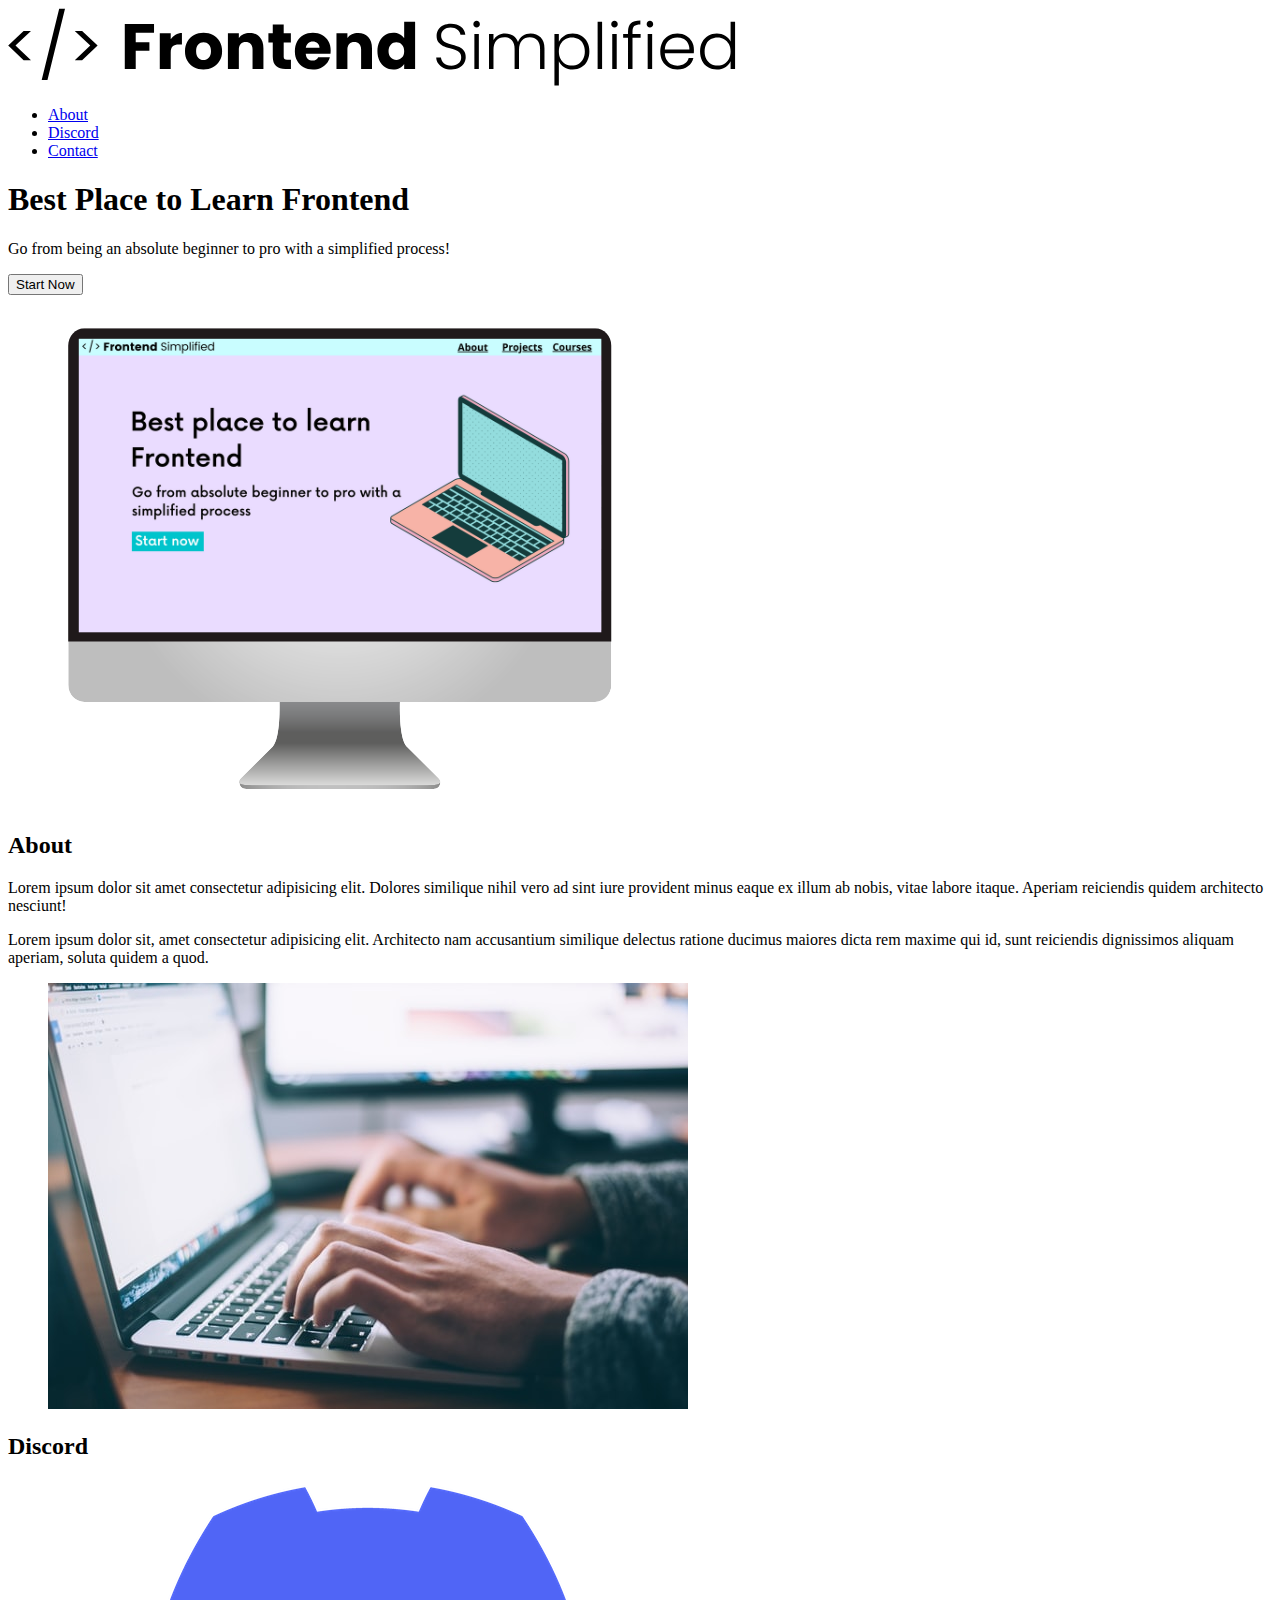
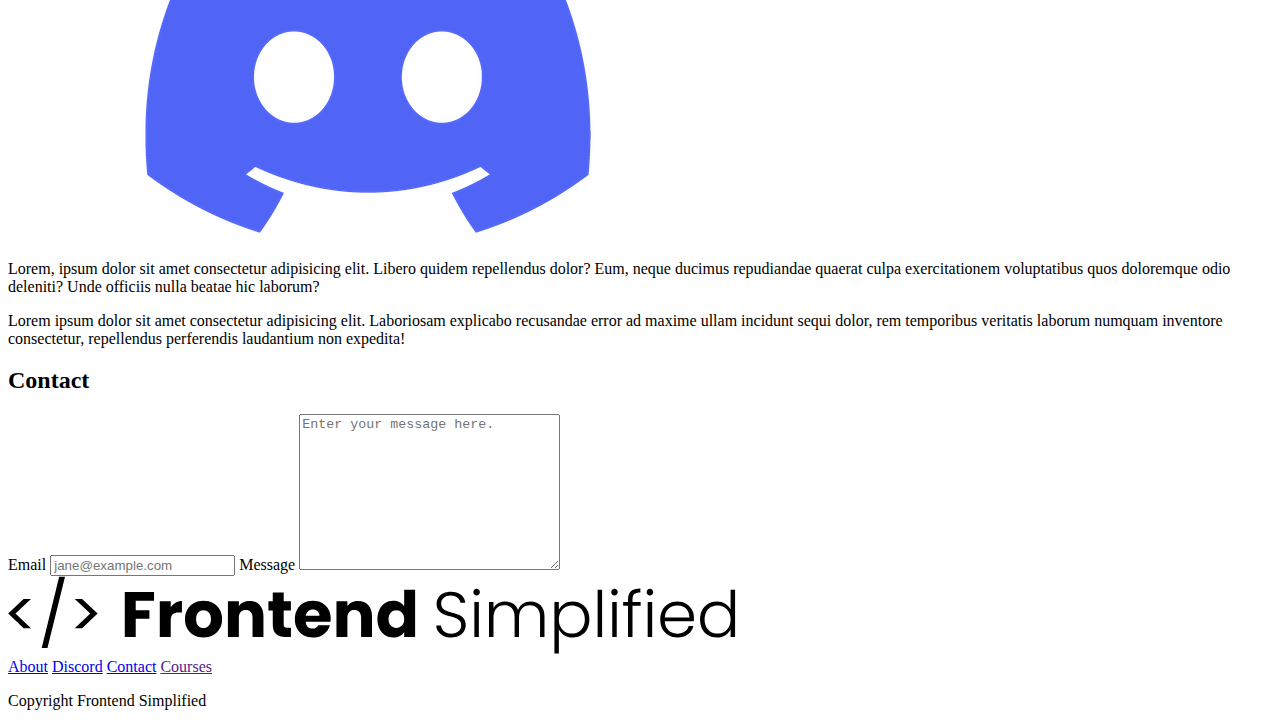
<file: 01_Layout/index.html>
<!DOCTYPE html>
<html>

<head>
     <meta charset="utf-8">
     <meta http-equiv="X-UA-Compatible" content="IE=edge">
     <title>Mini Project</title>
     <meta name="description" content="">
     <meta name="viewport" content="width=device-width, initial-scale=1">
     <link rel="stylesheet" href="">
</head>

<body>
     <section>
          <nav>
               <img src="./assets/FES.svg" alt="" />
               <ul>
                    <li><a href="#about">About</a></li>
                    <li><a href="#discord">Discord</a></li>
                    <li><a href="#contact">Contact</a></li>
               </ul>
          </nav>
          <header>
               <div>
                    <h1>Best Place to Learn Frontend</h1>
                    <p>Go from being an absolute beginner to pro with a simplified process!</p>
                    <button>Start Now</button>
               </div>
               <figure>
                    <img src="./assets/laptop.png" alt="Home Page Image" />
               </figure>
          </header>
     </section>

     <main>
          <section id="about">
               <h2>About</h2>
               <div>
                    <p>
                         Lorem ipsum dolor sit amet consectetur adipisicing elit. Dolores similique nihil vero ad sint
                         iure provident minus eaque ex illum ab nobis, vitae labore itaque. Aperiam reiciendis quidem
                         architecto nesciunt!
                    </p>
                    <p>
                         Lorem ipsum dolor sit, amet consectetur adipisicing elit. Architecto nam accusantium similique
                         delectus ratione ducimus maiores dicta rem maxime qui id, sunt reiciendis dignissimos aliquam
                         aperiam, soluta quidem a quod.
                    </p>
               </div>
               <figure>
                    <img src="./assets/about.jpg" alt="About">
               </figure>
          </section>

          <section id="discord">
               <h2>Discord</h2>
               <figure>
                    <img src="./assets/discord.png" alt="Discord">
               </figure>
               <div>
                    <p>
                         Lorem, ipsum dolor sit amet consectetur adipisicing elit. Libero quidem repellendus dolor? Eum,
                         neque ducimus repudiandae quaerat culpa exercitationem voluptatibus quos doloremque odio
                         deleniti? Unde officiis nulla beatae hic laborum?
                    </p>
                    <p>
                         Lorem ipsum dolor sit amet consectetur adipisicing elit. Laboriosam explicabo recusandae error
                         ad maxime ullam incidunt sequi dolor, rem temporibus veritatis laborum numquam inventore
                         consectetur, repellendus perferendis laudantium non expedita!
                    </p>
               </div>
          </section>

          <section id="contact">
               <h2>Contact</h2>
               <form action="">
                    <span>Email</span>
                    <input type="text" placeholder="jane@example.com" />
                    <span>Message</span>
                    <textarea type="text" placeholder="Enter your message here." cols="30" rows="10"></textarea>
               </form>
          </section>
     </main>

     <footer>
          <img src="./assets/FES.svg" alt="" />
          <div>
               <a href="#about">About</a>
               <a href="#discord">Discord</a>
               <a href="#contact">Contact</a>
               <a href="">Courses</a>
          </div>
          <p>Copyright Frontend Simplified</p>
     </footer>
     <section></section>
</body>

</html>
</file>
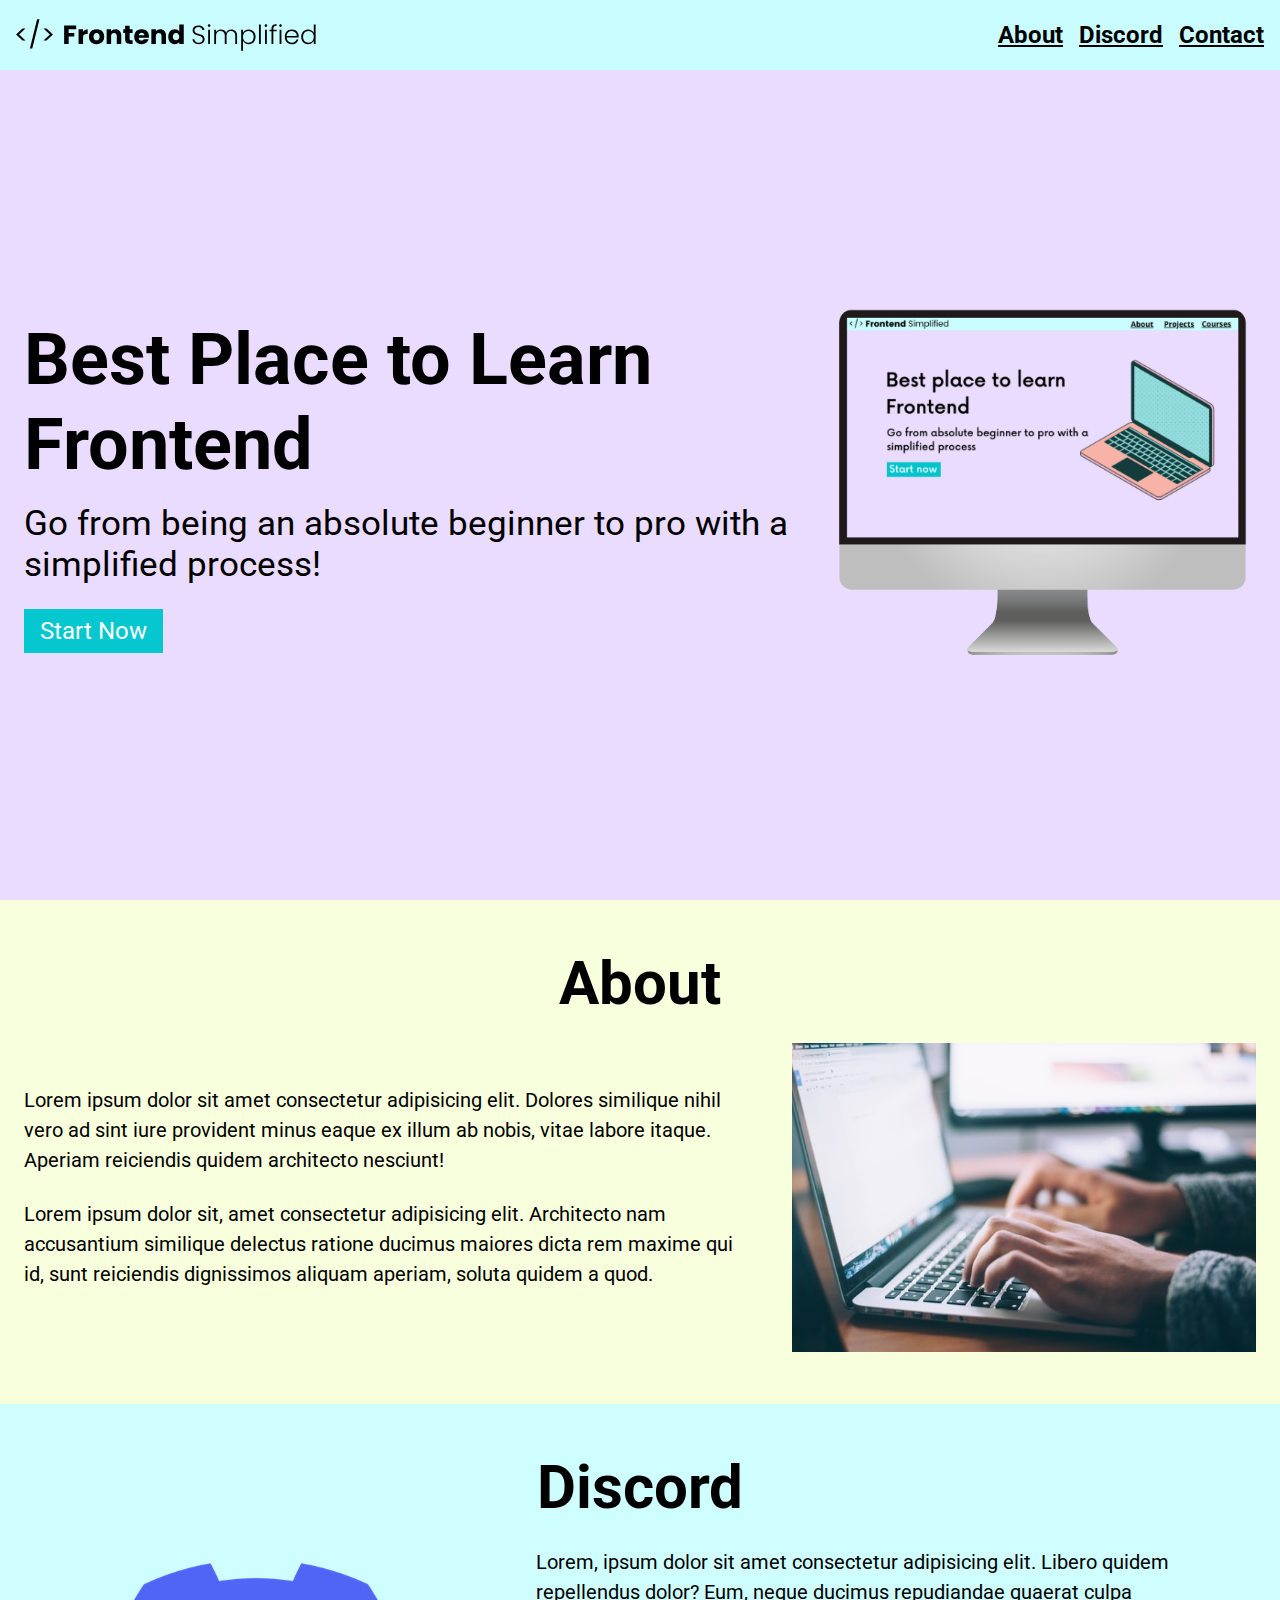
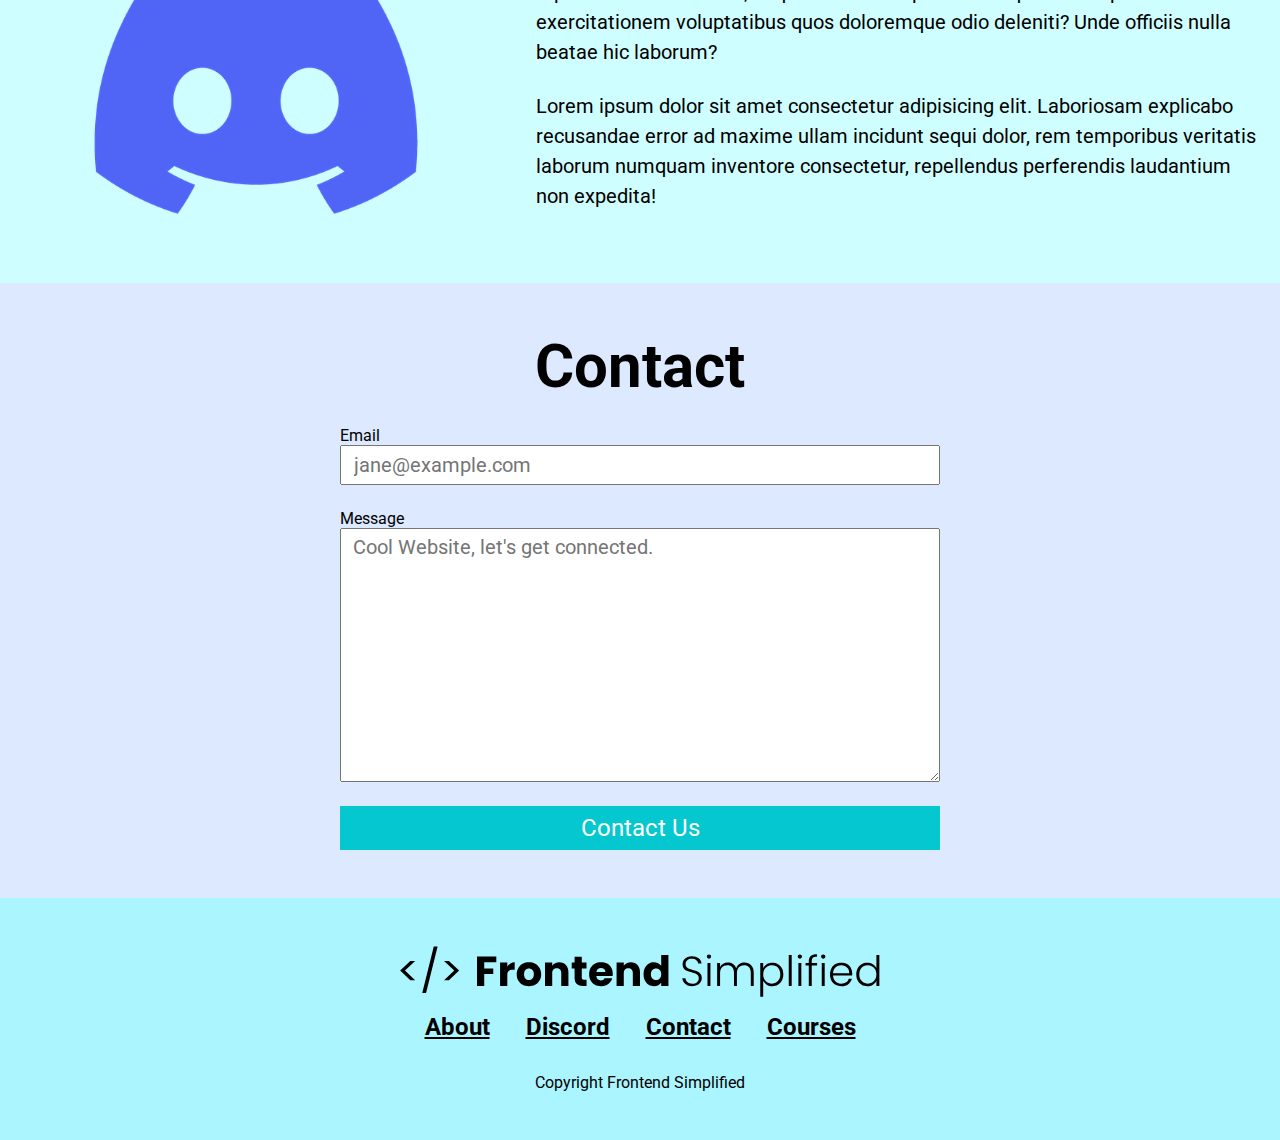
<file: 02_Styling/index.html>
<!DOCTYPE html>
<html>

<head>
     <meta charset="utf-8">
     <meta http-equiv="X-UA-Compatible" content="IE=edge">
     <title>Mini Project</title>
     <meta name="description" content="">
     <meta name="viewport" content="width=device-width, initial-scale=1">
     <link rel="stylesheet" href="./styles.css">
</head>

<body>
     <section>
          <nav>
               <img src="./assets/FES.svg" class="logo" alt="" />
               <ul>
                    <li><a href="#about">About</a></li>
                    <li><a href="#discord">Discord</a></li>
                    <li><a href="#contact">Contact</a></li>
               </ul>
          </nav>
          <header>
               <div class="row">
                    <div>
                         <h1>Best Place to Learn Frontend</h1>
                         <p class="subheader">Go from being an absolute beginner to pro with a simplified process!</p>
                         <button>Start Now</button>
                    </div>
                    <figure>
                         <img src="./assets/laptop.png" alt="Home Page Image" />
                    </figure>
               </div>
          </header>
     </section>

     <main>
          <section id="about">
               <h2>About</h2>
               <div class="row">
                    <div class="section__description">
                         <div class="section__description--wrapper">
                              <div>
                                   <p class="section__description--para">
                                        Lorem ipsum dolor sit amet consectetur adipisicing elit. Dolores similique nihil
                                        vero
                                        ad
                                        sint
                                        iure provident minus eaque ex illum ab nobis, vitae labore itaque. Aperiam
                                        reiciendis
                                        quidem
                                        architecto nesciunt!
                                   </p>
                                   <p class="section__description--para">
                                        Lorem ipsum dolor sit, amet consectetur adipisicing elit. Architecto nam
                                        accusantium
                                        similique
                                        delectus ratione ducimus maiores dicta rem maxime qui id, sunt reiciendis
                                        dignissimos
                                        aliquam
                                        aperiam, soluta quidem a quod.
                                   </p>
                              </div>
                         </div>
                         <figure class="about__img--wrapper">
                              <img src="./assets/about.jpg" alt="About">
                         </figure>

                    </div>
               </div>
          </section>

          <section id="discord">
               <h2>Discord</h2>
               <div class="row">
                    <div class="section__description">
                         <figure class="about__img--wrapper">
                              <img src="./assets/discord.png" alt="Discord">
                         </figure>
                         <div class="section__description--wrapper">
                              <p class="section__description--para">
                                   Lorem, ipsum dolor sit amet consectetur adipisicing elit. Libero quidem repellendus
                                   dolor?
                                   Eum,
                                   neque ducimus repudiandae quaerat culpa exercitationem voluptatibus quos doloremque
                                   odio
                                   deleniti? Unde officiis nulla beatae hic laborum?
                              </p>
                              <p class="section__description--para">
                                   Lorem ipsum dolor sit amet consectetur adipisicing elit. Laboriosam explicabo
                                   recusandae
                                   error
                                   ad maxime ullam incidunt sequi dolor, rem temporibus veritatis laborum numquam
                                   inventore
                                   consectetur, repellendus perferendis laudantium non expedita!
                              </p>
                         </div>
                    </div>
               </div>
          </section>

          <section id="contact">
               <h2>Contact</h2>
               <form action="">
                    <span>Email</span>
                    <input type="email" placeholder="jane@example.com" />
                    <span>Message</span>
                    <textarea type="text" placeholder="Cool Website, let's get connected." cols="30"
                         rows="10"></textarea>
                    <button>Contact Us</button>
               </form>
          </section>
     </main>

     <footer>
          <img class="footer__logo" src="./assets/FES.svg" alt="" />
          <div class="footer__links">
               <a class="footer__link" href="#about">About</a>
               <a class="footer__link" href="#discord">Discord</a>
               <a class="footer__link" href="#contact">Contact</a>
               <a class="footer__link" href="">Courses</a>
          </div>
          <p>Copyright Frontend Simplified</p>
     </footer>
     <section></section>
</body>

</html>
</file>
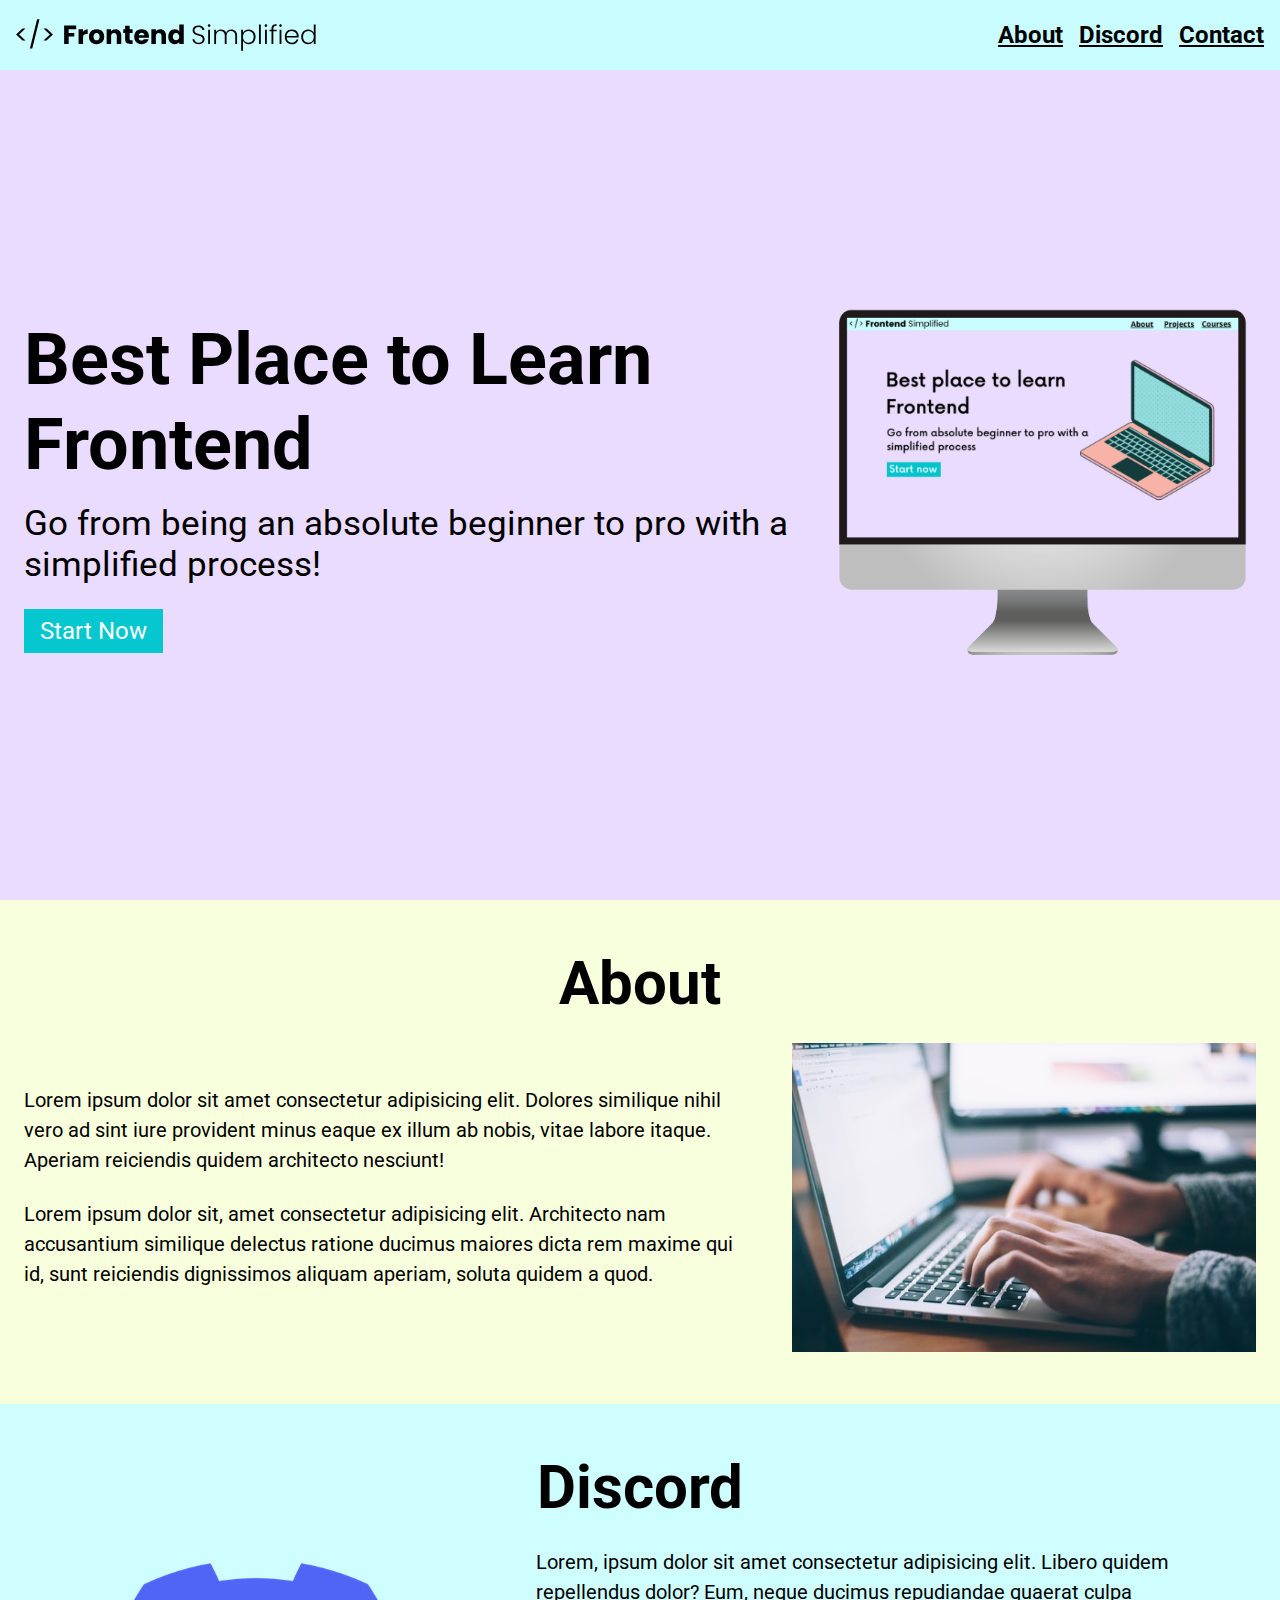
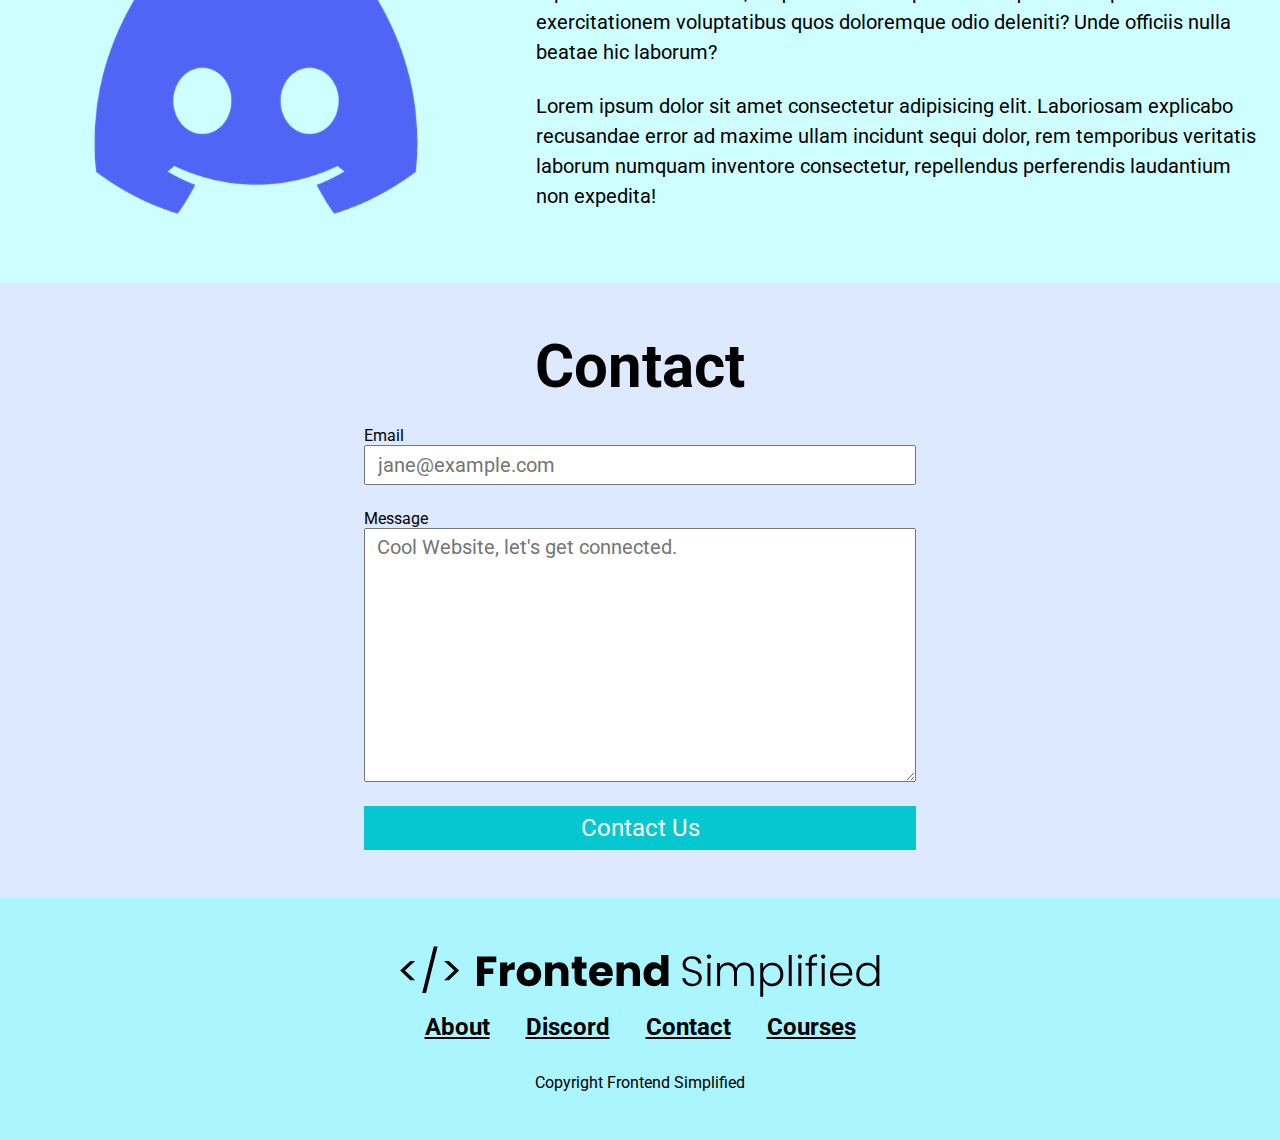
<file: 03_Responsiveness/index.html>
<!DOCTYPE html>
<html>

<head>
     <meta charset="utf-8">
     <meta http-equiv="X-UA-Compatible" content="IE=edge">
     <title>Mini Project</title>
     <meta name="description" content="">
     <meta name="viewport" content="width=device-width, initial-scale=1">
     <link rel="stylesheet" href="./styles.css">
</head>

<body>
     <section>
          <nav>
               <img src="./assets/FES.svg" class="logo" alt="" />
               <ul>
                    <li><a href="#about">About</a></li>
                    <li><a href="#discord">Discord</a></li>
                    <li><a href="#contact">Contact</a></li>
               </ul>
          </nav>
          <header>
               <div class="row">
                    <div class="home__description">
                         <h1>Best Place to Learn Frontend</h1>
                         <p class="subheader">Go from being an absolute beginner to pro with a simplified process!</p>
                         <button class="home__description--button">Start Now</button>
                    </div>
                    <figure>
                         <img src="./assets/laptop.png" alt="Home Page Image" />
                    </figure>
               </div>
          </header>
     </section>

     <main>
          <section id="about">
               <h2>About</h2>
               <div class="row">
                    <div class="section__description">
                         <div class="section__description--wrapper">
                              <div>
                                   <p class="section__description--para">
                                        Lorem ipsum dolor sit amet consectetur adipisicing elit. Dolores similique nihil
                                        vero
                                        ad
                                        sint
                                        iure provident minus eaque ex illum ab nobis, vitae labore itaque. Aperiam
                                        reiciendis
                                        quidem
                                        architecto nesciunt!
                                   </p>
                                   <p class="section__description--para">
                                        Lorem ipsum dolor sit, amet consectetur adipisicing elit. Architecto nam
                                        accusantium
                                        similique
                                        delectus ratione ducimus maiores dicta rem maxime qui id, sunt reiciendis
                                        dignissimos
                                        aliquam
                                        aperiam, soluta quidem a quod.
                                   </p>
                              </div>
                         </div>
                         <figure class="about__img--wrapper">
                              <img src="./assets/about.jpg" alt="About">
                         </figure>

                    </div>
               </div>
          </section>

          <section id="discord">
               <h2>Discord</h2>
               <div class="row">
                    <div class="section__description">
                         <figure class="about__img--wrapper">
                              <img src="./assets/discord.png" alt="Discord">
                         </figure>
                         <div class="section__description--wrapper">
                              <p class="section__description--para">
                                   Lorem, ipsum dolor sit amet consectetur adipisicing elit. Libero quidem repellendus
                                   dolor?
                                   Eum,
                                   neque ducimus repudiandae quaerat culpa exercitationem voluptatibus quos doloremque
                                   odio
                                   deleniti? Unde officiis nulla beatae hic laborum?
                              </p>
                              <p class="section__description--para">
                                   Lorem ipsum dolor sit amet consectetur adipisicing elit. Laboriosam explicabo
                                   recusandae
                                   error
                                   ad maxime ullam incidunt sequi dolor, rem temporibus veritatis laborum numquam
                                   inventore
                                   consectetur, repellendus perferendis laudantium non expedita!
                              </p>
                         </div>
                    </div>
               </div>
          </section>

          <section id="contact">
               <h2>Contact</h2>
               <form action="">
                    <span>Email</span>
                    <input type="email" placeholder="jane@example.com" />
                    <span>Message</span>
                    <textarea type="text" placeholder="Cool Website, let's get connected." cols="30"
                         rows="10"></textarea>
                    <button>Contact Us</button>
               </form>
          </section>
     </main>

     <footer>
          <img class="footer__logo" src="./assets/FES.svg" alt="" />
          <div class="footer__links">
               <a class="footer__link" href="#about">About</a>
               <a class="footer__link" href="#discord">Discord</a>
               <a class="footer__link" href="#contact">Contact</a>
               <a class="footer__link" href="">Courses</a>
          </div>
          <p>Copyright Frontend Simplified</p>
     </footer>
     <section></section>
</body>

</html>
</file>
<file: 02_Styling/styles.css>
@import url('https://fonts.googleapis.com/css2?family=Roboto:wght@300;400;500;700&display=swap');

* {
  padding: 0;
  margin: 0;
  box-sizing: border-box;
  font-family: 'Roboto', sans-serif;
}

nav {
  height: 70px;
  display: flex;
  justify-content: space-between;
  align-items: center;
  padding: 0 16px;
  background-color: #cafdff;
}

header {
  background-color: #eadcff;
  height: calc(100vh - 70px);
  padding: 24px;
  display: flex;
  justify-content: center;
}

h1 {
  font-size: 72px;
}

.subheader {
  font-size: 35px;
  margin: 16px 0 24px 0;
}

button {
  background-color: #05c7cf;
  color: white;
  border: none;
  padding: 8px 16px;
  font-size: 24px;
  cursor: pointer;
}

a {
  color: #000;
  font-size: 24px;
  font-weight: bold;
}

.logo {
  width: 300px;
}

ul {
  display: flex;
}

li {
  list-style-type: none;
  padding-left: 16px;
}

.row {
  width: 100%;
  max-width: 1300px;
  margin: 0 auto;
  display: flex;
  align-items: center; 
  justify-content: center;
}

#about,
#discord,
#contact,
footer {
  padding: 48px 0;  
}

/* 

ABOUT

*/

#about {
  background-color: #f8ffdc;
}

h2 {
  font-size: 60px;
  text-align: center;
  margin-bottom: 24px;
}

.section__description {
  display: flex;
  justify-content: center;
  align-items: center; 
}

.about__img--wrapper {
  width:40%;
}

img {
  width: 100%;
}

.section__description--wrapper {
  width: 60%;
}

.about__img--wrapper, 
.section__description--wrapper {
  padding: 0 24px;;
}

.section__description--para {
  font-size: 20px;
  line-height: 1.5;
  margin-bottom: 24px;
}

/* 

Discord

*/

#discord {
  background-color: #cefeff;

}

/* 

Contact

*/

#contact {
  background-color: #dce9ff;
}

form {
  width: 100%;
  max-width: 600px;
  display: flex;
  flex-direction: column;
  margin: 0 auto;

}

input, textarea {
  margin-bottom: 24px;
  font-size: 20px;
  padding: 6px 12px;
}

/* 

Footer

*/

footer {
  background-color: #aaf5ff;
  display: flex;
  flex-direction: column;
  align-items: center;
}

.footer__logo {
  max-width: 480px;
  margin-bottom: 16px;
}

.footer__links {
  margin-bottom: 32px;
}

.footer__link {
  padding: 0 16px;
}
</file>
<file: 03_Responsiveness/styles.css>
@import url('https://fonts.googleapis.com/css2?family=Roboto:wght@300;400;500;700&display=swap');

* {
  padding: 0;
  margin: 0;
  box-sizing: border-box;
  font-family: 'Roboto', sans-serif;
}

nav {
  height: 70px;
  display: flex;
  justify-content: space-between;
  align-items: center;
  padding: 0 16px;
  background-color: #cafdff;
}

header {
  background-color: #eadcff;
  height: calc(100vh - 70px);
  padding: 24px;
  display: flex;
  justify-content: center;
}

h1 {
  font-size: 72px;
}

.subheader {
  font-size: 35px;
  margin: 16px 0 24px 0;
}

button {
  background-color: #05c7cf;
  color: white;
  border: none;
  padding: 8px 16px;
  font-size: 24px;
  cursor: pointer;
}

a {
  color: #000;
  font-size: 24px;
  font-weight: bold;
}

.logo {
  width: 300px;
}

ul {
  display: flex;
}

li {
  list-style-type: none;
  padding-left: 16px;
}

.row {
  width: 100%;
  max-width: 1300px;
  margin: 0 auto;
  display: flex;
  align-items: center; 
  justify-content: center;
}

#about,
#discord,
#contact,
footer {
  padding: 48px 0;  
}

/* 

ABOUT

*/

#about {
  background-color: #f8ffdc;
}

h2 {
  font-size: 60px;
  text-align: center;
  margin-bottom: 24px;
}

.section__description {
  display: flex;
  justify-content: center;
  align-items: center; 
}

.about__img--wrapper {
  width:40%;
}

img {
  width: 100%;
}

.section__description--wrapper {
  width: 60%;
}

.about__img--wrapper, 
.section__description--wrapper {
  padding: 0 24px;;
}

.section__description--para {
  font-size: 20px;
  line-height: 1.5;
  margin-bottom: 24px;
}

/* 

Discord

*/

#discord {
  background-color: #cefeff;

}

/* 

Contact

*/

#contact {
  background-color: #dce9ff;
}

form {
  width: 100%;
  max-width: 600px;
  display: flex;
  flex-direction: column;
  margin: 0 auto;
  padding: 0 24px;

}

input, textarea {
  margin-bottom: 24px;
  font-size: 20px;
  padding: 6px 12px;
}

/* 

Footer

*/

footer {
  background-color: #aaf5ff;
  display: flex;
  flex-direction: column;
  align-items: center;
}

.footer__logo {
  max-width: 480px;
  margin-bottom: 16px;
}

.footer__links {
  margin-bottom: 32px;
}

.footer__link {
  padding: 0 16px;
}

/* SMALL PHONES, TABLETS, LARGE SMARTPHONES */
@media (max-width: 728px) {
  .row {
    flex-direction: column;
  }

  .home__description {
    margin-bottom: 24px;
    display: flex;
    flex-direction: column;
    align-items: center;
  }

  .home__description--button {
    max-width: 240px;
  }

  h1 {
    text-align: center;
    font-size: 60px;
  }

  .subheader {
    text-align: center;
    font-size: 28px;
  }

  ul {
    display: none;
  }

  .section__description {
    flex-direction: column;
  }

  .section__description--wrapper {
    width: 100%;
  }

  .about__img--wrapper {
    width: 100%;
  }

  #discord .section__description {
    flex-direction: column-reverse;
  }

  footer {
    padding: 48px 24px;
  }

  .footer__logo {
    max-width: 360px;
  }

  .footer__link {
    padding: 3px;
    font-size: 18px;
  }

  .footer__links {
    margin-bottom: 24px;
  }



}
</file>
